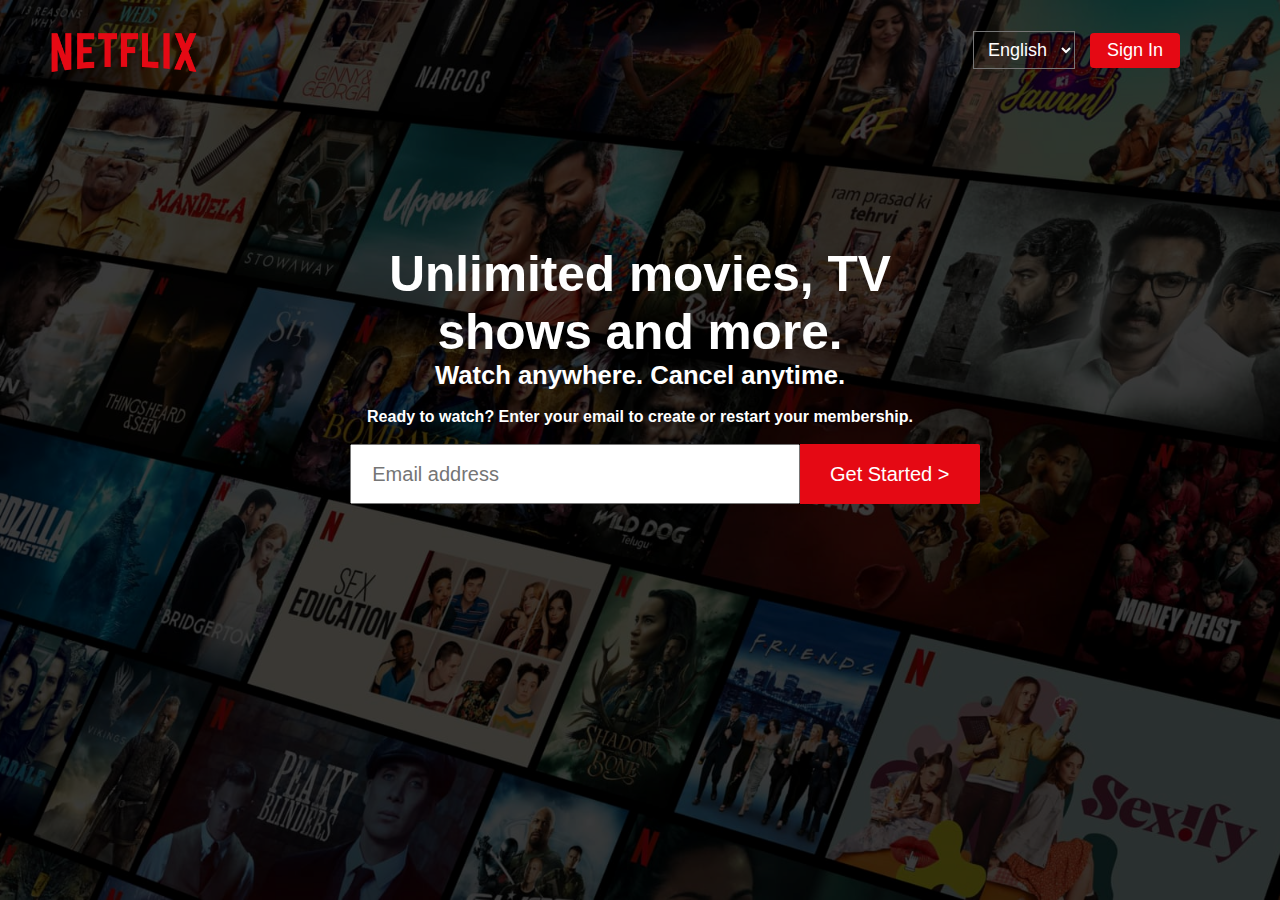
<file: Netflix-Homepage/index.html>
<!DOCTYPE html>
<html lang="en">
<head>
    <meta charset="UTF-8">
    <meta name="viewport" content="width=device-width, initial-scale=1.0">
    <link rel="stylesheet" href="style.css">
    <title>Netflix_HOmepage</title>
</head>
<body>

    <div class="container">
        <nav class="navbar">
          <div class="left">
            <img src="netflix-logo.png" alt="">
          </div>
          <div class="right">
            <select name="language" class="language">
                <option value="English">English</option>
                <option value="Hindi">Hindi</option>
            </select>
            <button><a href="#">Sign In<a/></button>
          </div>  
        </nav>
        <div class="title">
          <div class="content">
            <h1>Unlimited movies, TV shows and more.</h1>
            <h2>Watch anywhere. Cancel anytime.</h2>
            <form action="#">
              <h3>Ready to watch? Enter your email to create or restart your membership.</h3>
              <div class="email">
                <input type="email" name="email" placeholder="Email address">
                <button><a href="#">Get Started ></a></button>
              </div>
            </form>
          </div>
        </div>
    </div>
    
</body>
</html>
</file>
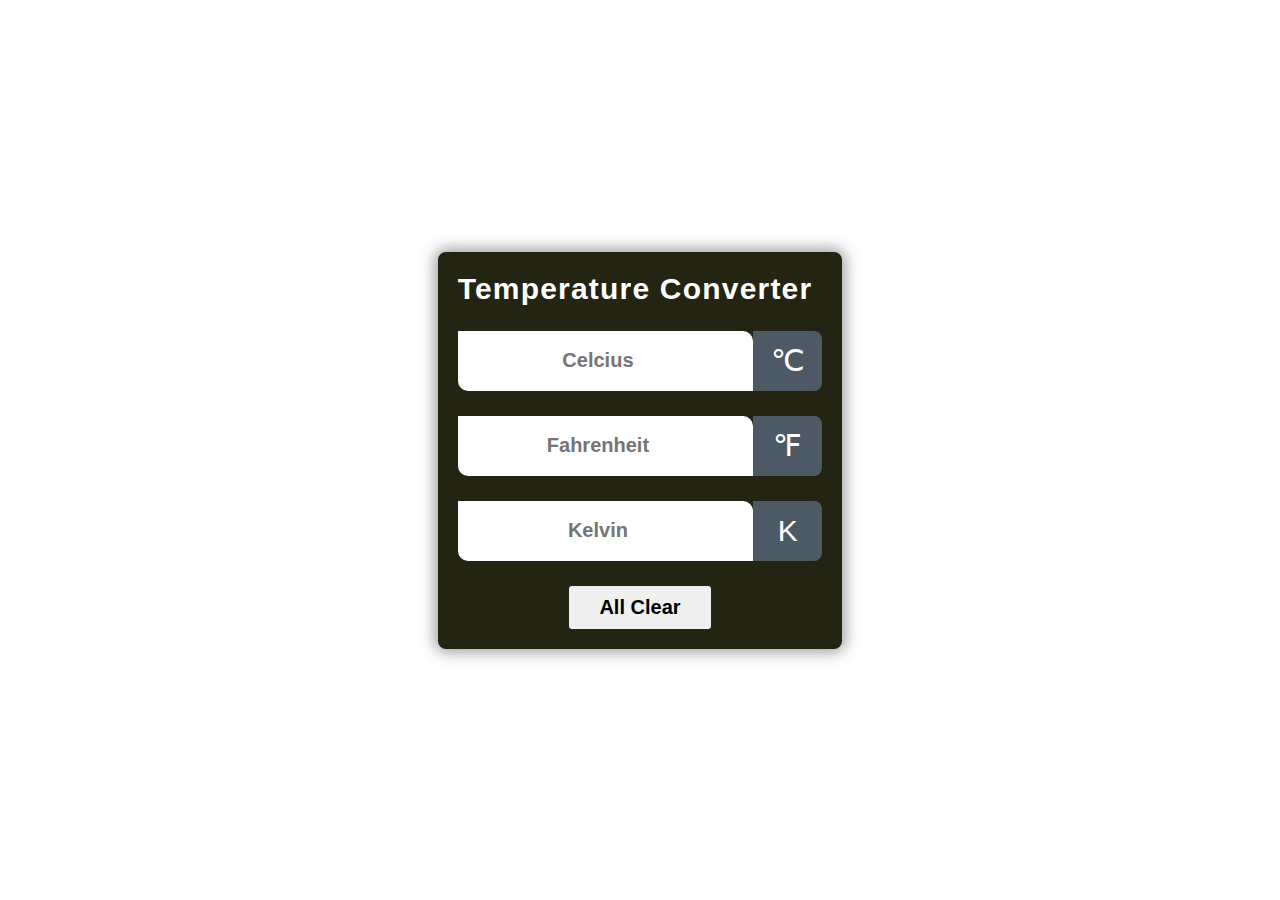
<file: Temperature Converter/index.html>
<!DOCTYPE html>
<html lang="en">
<head>
    <meta charset="UTF-8">
    <meta http-equiv="X-UA-Compatible" content="IE=edge">
    <meta name="viewpoint" content="width=device-width, 
    initial-scale=1.0">

    <link rel="stylesheet" href="https://cdnjs.cloudflare.com/ajax/libs/font-awesome/6.2.0/css/all.min.css"
    integrity="sha512-xh6O/CkQoPOWDdYTDqeRdPCVd1SpvCA9XXcUnZS2FmJNp1coAFzvtCN9BmamE+4aHK8yyUHUSCcJHgXloTyT2A==" 
    crossorigin="anonymous" 
    referrerpolicy="no-referrer" />  
    <title>Temperature Converter</title>
    <link rel="stylesheet" href="style.css">
    </head>
    <body>

        <div class="container">

            <div class="title">
                <h1>Temperature Converter</h1>
                <span class="Temperature-icon"><i 
                class="fa-solid fa-temperature-three-quarters"></i></span>
            </div>
    
            <div id="celsius">
                <input type="number" name=" " placeholder="Celcius">
                <span class="icon">&#8451</span>
            </div>
            <div id="fahrenheit">
                <input type="number" name=" " placeholder="Fahrenheit">
                <span class="icon">&#8457</span>
            </div>
            <div id="kelvin">
                <input type="number" name=" " placeholder="Kelvin">
                <span class="icon">&#8490</span>
            </div>

            <div class="button">
                <button>All Clear</button>
            </div>
        </div>    
        <script src="script.js" </script>
    </body>
</html>
</file>
<file: Netflix-Homepage/style.css>
*{
    padding: 0;
    margin: 0;
    box-sizing: border-box;
}
body{
    width: 100%;
    height: 100%;
    color:white;
    background: black;
    font-family: 'Helvetica Neue',Helvetica,Arial,sans-serif;
}
.container::before{
    content: "";
    background: url(netflix.jpg) no-repeat center center/cover;
    position: absolute;
    height: 100%;
    width: 100%;
    opacity: 0.3;
    z-index: -1;
}
.container .navbar{
    height: 100px;
    display: flex;
}
.container .navbar .left{
    height: 100px;
    display: flex;
    float: left;
}
.container .navbar .left img{
    height: 100px;
    position: absolute;
    left: 35px;
}
.container .navbar .right{
    display: flex;
    height: 100px;
    float: right;
    position: absolute;
    right: 100px;
}
.container .navbar .right .language{
    margin: auto;
    align-items: center;
    justify-content: center;
    font-size: 18px;
    padding: 7px 10px;
    color: white;
    background: none;
    cursor: pointer;
    margin-right: 15px;
}
.container .navbar .right .language option{
    background-color: grey;
}
.container .navbar .right button{
    margin: auto;
    align-items: center;
    justify-content: center;
    font-size: 18px;
    font-weight: 400;
    padding: 7px 17px;
    background: #e50914;
    cursor: pointer;
    outline: none;
    border-radius: 4px;
    border: none;
}
.container .navbar .right button a{
    text-decoration: none;
    color: white;
}
.container .title{
    padding: 70px 45px;
}
.container .title .content{
    width: 950px;
    margin: auto;
    padding: 75px 0;
    text-align: center;

}
.container .title .content h1{
    width: 650px;
    margin: auto;
    font-size: 3.1rem;
    text-align: center;
}
.container .title .content h2{
    width: 650px;
    margin: auto;
    font-size: 1.6rem;
    text-align: center;
}
.container .title .content form h3{
    font-size: 1rem;
    margin: 18px 0;
    text-align: center;
}
.container .title .content form .email{
    width: 1000px;
    margin: auto;
}
.container .title .content form .email input{
    height: 60px;
    width: 450px;
    margin: auto;
    padding: 20px;
    font-size: 20px;
    outline: none;
}
.container .title .content form .email button{
    margin: auto;
    height: 60px;
    width: 180px;
    align-items: center;
    justify-content: center;
    font-size: 20px;
    padding: 7px 17px;
    background: #e50914;
    cursor: pointer;
    outline: none;
    border-top-right-radius: 2px;
    border-bottom-right-radius: 2px;
    border: none;
    margin-left: -5px;
}
.container .title .content form .email button:hover{
    background-color: #f40612;
}
.container .title .content form .email button a{
    text-decoration: none;
    color: white;
}
</file>
<file: Temperature Converter/style.css>
*{
    margin: 0;
    padding: 0;
    box-sizing: border-box;
}

body{
    display: flex;
    justify-content: center;
    align-items: center;
    background-image: url('https://source.unsplash.com/1600x900/?landscape');
    min-height: 100vh;
}

.container{
    max-width: 450px;
    background: #232412;
    border-radius: 8px;
    box-shadow: 0px 0px 15px 3px rgba(0,0,0,0.4);
    font-family: sans-serif;
    padding: 20px;

}

.title{
    display: flex;
    justify-content: center;
    align-content: center;
    flex-wrap: wrap-reverse;
    gap: 10px;
}

.Temperature-icon{
    font-size: 45px;
    color: #fff;
}

h1{
    color: #fff;
    letter-spacing: 1.2px;
    font-size: 30px;
}

#celsius,#fahrenheit,#kelvin{
    display: flex;
    justify-content: center;
    align-items: center;
    margin-top: 25px;
}

input{
    flex: 5;
    height: 60px;
    font-size: 20px;
    font-weight: 600;
    text-align: center;
    border: none;
    outline: none;
    border-radius: 0 10px;
}

/* For Chrome, Safari, Edge, Opera */
input::-webkit-outer-spin-button,
input::-webkit-innner-spin-button{
    -webkit-appearance: none;
}

/* for Mozila firefox*/
input{
    -moz-appearance: textfield;
}

.icon{
    flex: 1;
    height: 60px;
    line-height: 60px;
    padding: 0 5px;
    text-align: center;
    font-size: 30px;
    background: #4d5964;
    color: #fff;
    border-radius: 0 8px 8px 0;
}

.button{
    margin-top: 25px;
    text-align: center;
}

.button button{
    border: none;
    outline: none;
    padding: 10px 30px;
    font-size: 20px;
    font-weight: 600;
    border-radius: 3px;
    cursor: pointer;
    transition: 0.3s;
}

.button button:hover{
    background: #fff;
}
</file>
